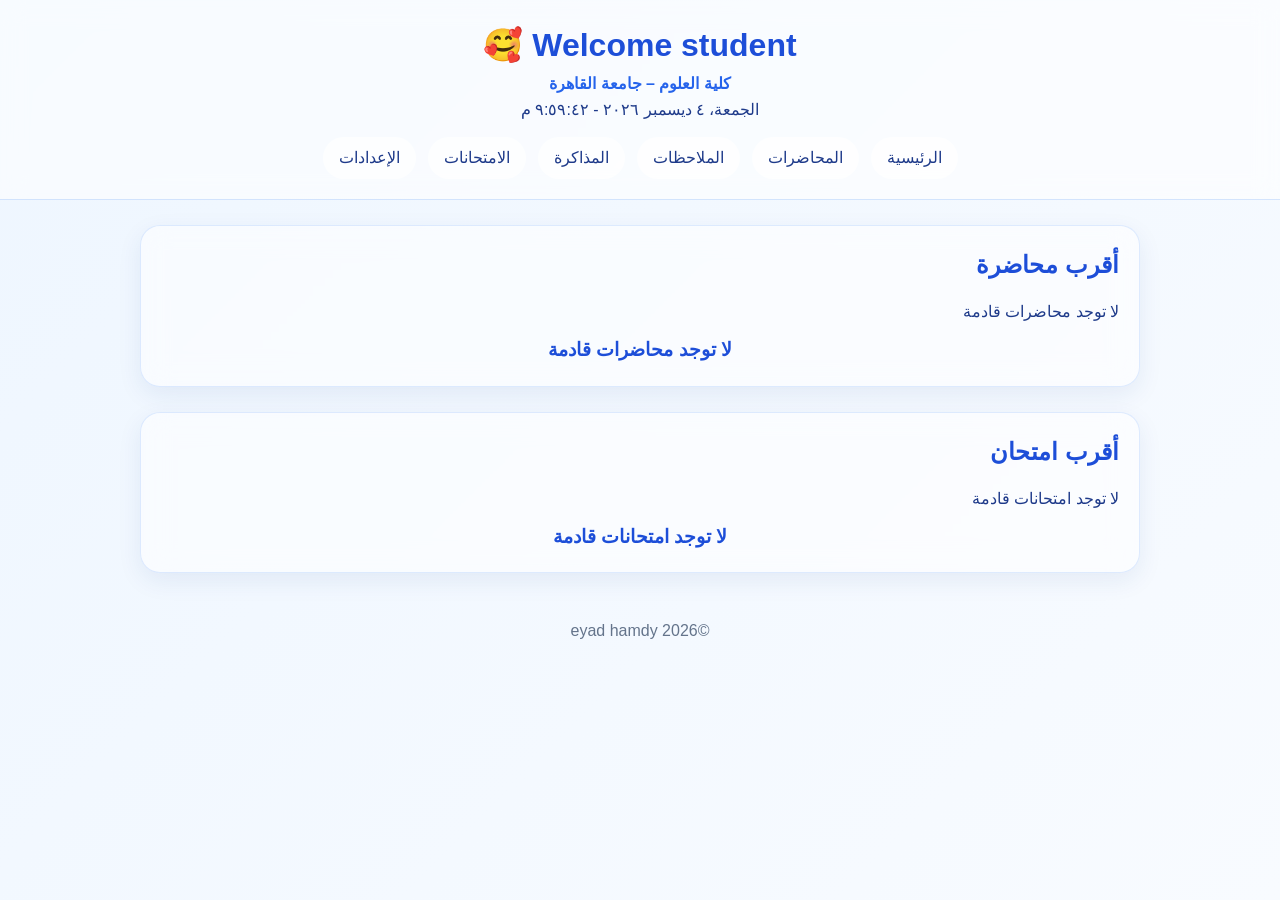
<file: index.html>
<!DOCTYPE html>
<html lang="ar" dir="rtl">
<head>
  <meta charset="UTF-8">
  <meta name="viewport" content="width=device-width, initial-scale=1.0">
  <title> Science Planner 🥰</title>
  <link rel="stylesheet" href="style.css">
</head>
<body>

  <header>
    <h1>Welcome student 🥰</h1>

    <p class="college-link">
      <a href="https://sci.cu.edu.eg/" target="_blank">
        كلية العلوم – جامعة القاهرة
      </a>
    </p>

    <p id="today-date"></p>

    <nav>
      <a href="index.html">الرئيسية</a>
      <a href="lectures.html">المحاضرات</a>
      <a href="notes.html">الملاحظات</a>
      <a href="study.html">المذاكرة</a>
      <a href="exams.html">الامتحانات</a>
      <a href="settings.html">الإعدادات</a>
    </nav>
  </header>

  <main>

    <!-- كارت أقرب محاضرة -->
    <section class="card">
      <h2>أقرب محاضرة</h2>
      <div id="next-lecture-card">
        <p>لا توجد محاضرات قادمة</p>
      </div>
      <p id="lecture-countdown" class="countdown"></p>
    </section>

    <!-- كارت أقرب امتحان -->
    <section class="card">
      <h2>أقرب امتحان</h2>
      <div id="next-exam-card">
        <p>لا توجد امتحانات قادمة</p>
      </div>
      <p id="exam-countdown" class="countdown"></p>
    </section>

  </main>

  <footer>
    <p>©eyad hamdy 2026</p>
  </footer>

  <script src="script.js"></script>

  <script>
    // عرض تاريخ اليوم والوقت
    function updateDateTime() {
      const now = new Date();
      const options = {
        weekday: 'long',
        year: 'numeric',
        month: 'long',
        day: 'numeric'
      };
      const dateElement = document.getElementById("today-date");
      if (dateElement) {
        dateElement.innerText =
          now.toLocaleDateString('ar-EG', options) +
          " - " +
          now.toLocaleTimeString('ar-EG');
      }
    }

    setInterval(updateDateTime, 1000);
    updateDateTime();
  </script>

</body>
</html>
</file>
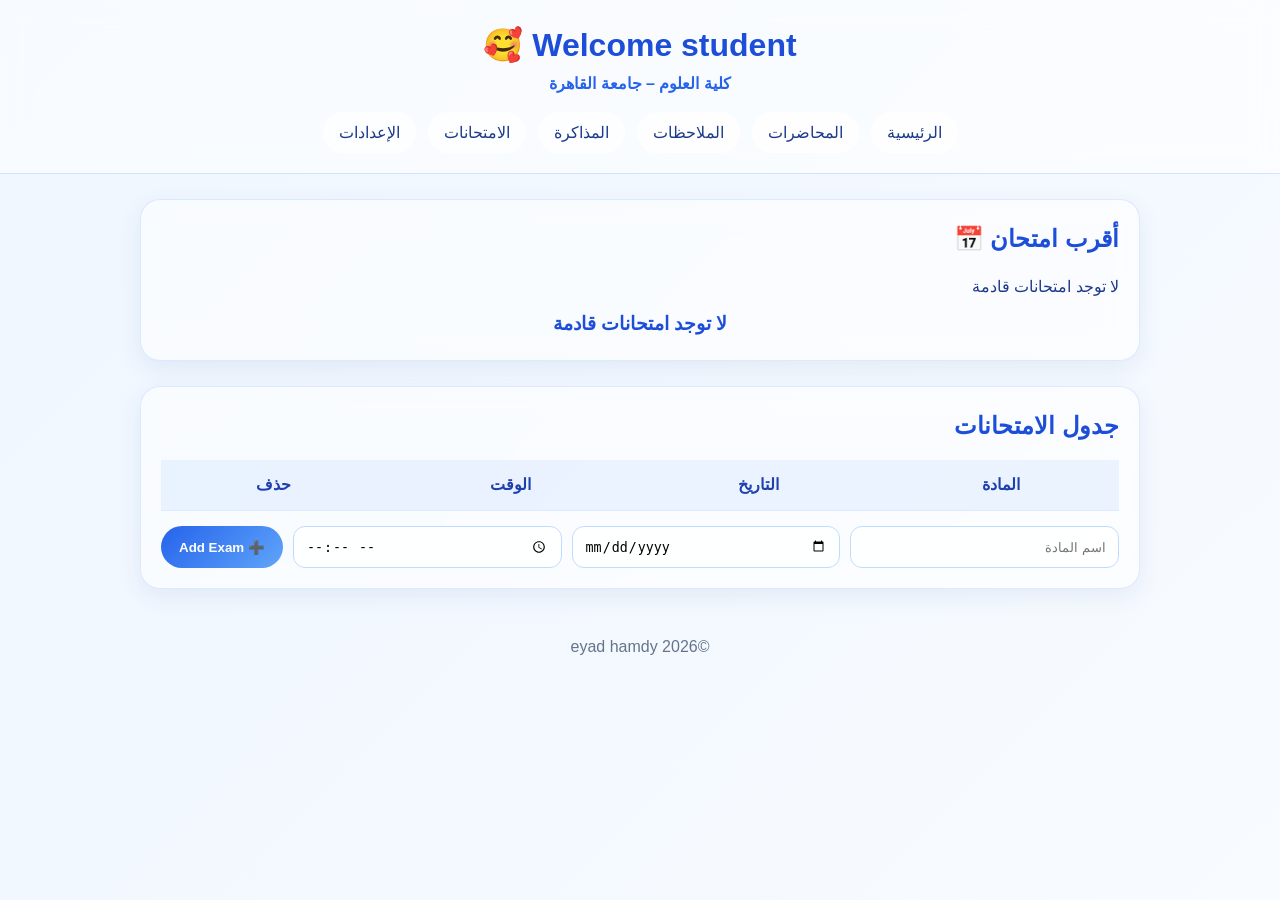
<file: exams.html>
<!DOCTYPE html>
<html lang="ar" dir="rtl">
<head>
  <meta charset="UTF-8">
  <meta name="viewport" content="width=device-width, initial-scale=1.0">
  <title>الامتحانات |  Science Planner</title>
  <link rel="stylesheet" href="style.css">
</head>
<body>

  <header>
    <h1>Welcome student 🥰</h1>

    <p class="college-link">
      <a href="https://sci.cu.edu.eg/" target="_blank">
        كلية العلوم – جامعة القاهرة
      </a>
    </p>

    <nav>
      <a href="index.html">الرئيسية</a>
      <a href="lectures.html">المحاضرات</a>
      <a href="notes.html">الملاحظات</a>
      <a href="study.html">المذاكرة</a>
      <a href="exams.html">الامتحانات</a>
      <a href="settings.html">الإعدادات</a>
    </nav>
  </header>

  <main>

    <!-- أقرب امتحان -->
    <section class="card">
      <h2>أقرب امتحان 📅</h2>

      <div id="next-exam-card">
        <p>لا توجد امتحانات قادمة</p>
      </div>

      <p id="exam-countdown" class="countdown"></p>
    </section>

    <!-- جدول الامتحانات -->
    <section class="card">
      <h2>جدول الامتحانات</h2>

      <table id="exams-table">
        <thead>
          <tr>
            <th>المادة</th>
            <th>التاريخ</th>
            <th>الوقت</th>
            <th>حذف</th>
          </tr>
        </thead>
        <tbody>
          <!-- الصفوف ستضاف تلقائيًا -->
        </tbody>
      </table>

      <div class="form-group">
        <input type="text" id="exam-name" placeholder="اسم المادة">
        <input type="date" id="exam-date">
        <input type="time" id="exam-time">
        <button onclick="addExam()">➕ Add Exam</button>
      </div>
    </section>

  </main>

  <footer>
    <p>©eyad hamdy 2026</p>
  </footer>

  <script src="script.js"></script>
</body>
</html>
</file>
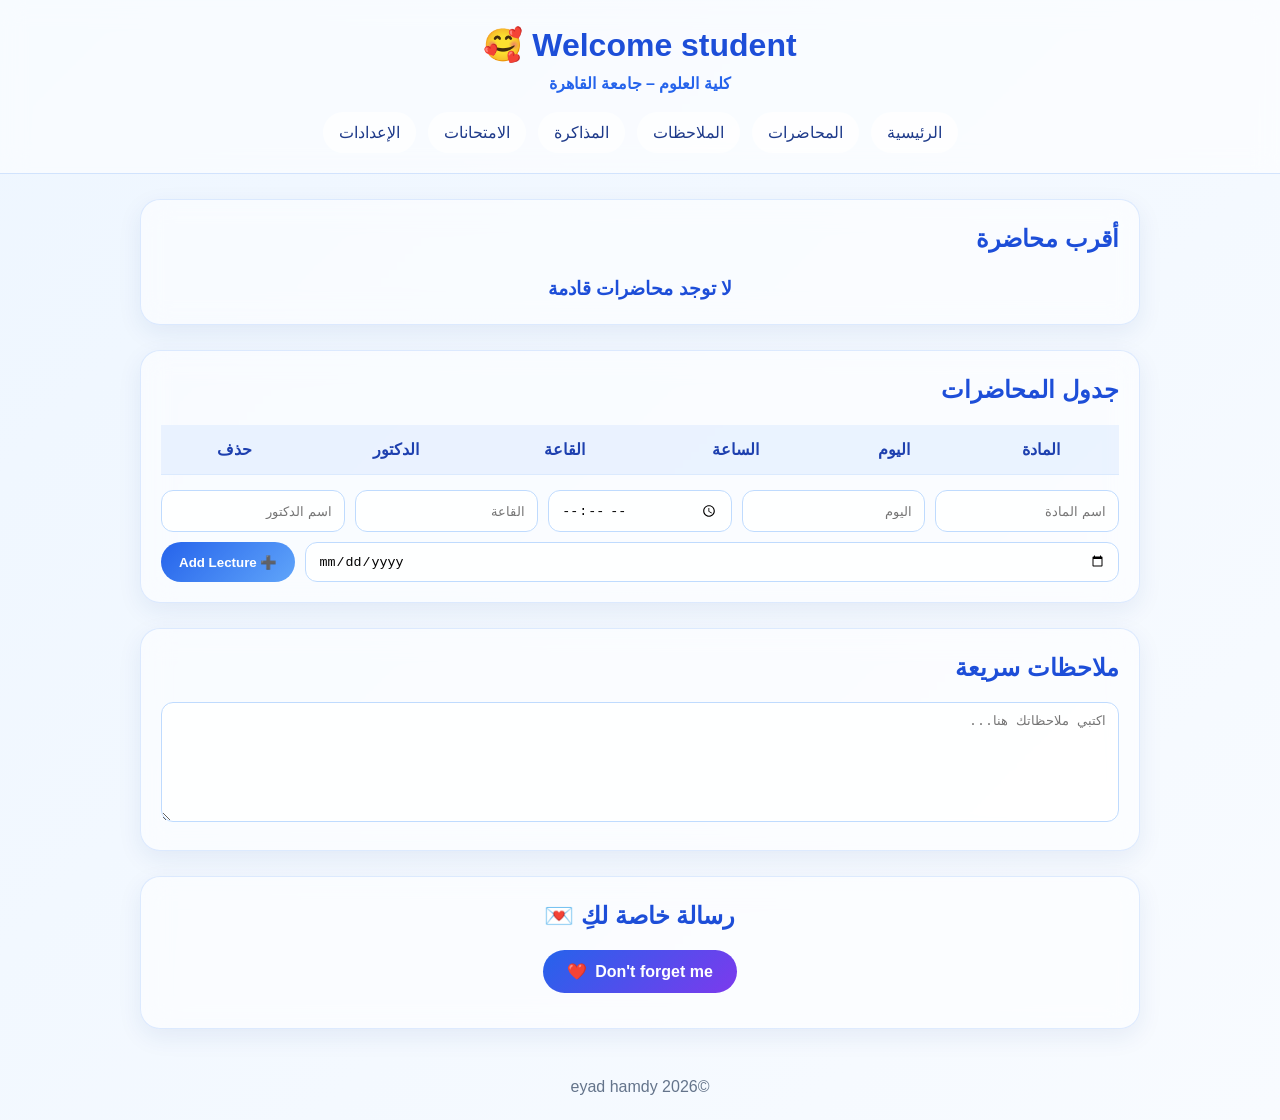
<file: lectures.html>
<!DOCTYPE html>
<html lang="ar" dir="rtl">
<head>
  <meta charset="UTF-8">
  <meta name="viewport" content="width=device-width, initial-scale=1.0">
  <title>المحاضرات |  Science Planner</title>
  <link rel="stylesheet" href="style.css">
</head>
<body>

  <header>
    <h1>Welcome student 🥰</h1>

    <p class="college-link">
      <a href="https://sci.cu.edu.eg/" target="_blank">
        كلية العلوم – جامعة القاهرة
      </a>
    </p>

    <nav>
      <a href="index.html">الرئيسية</a>
      <a href="lectures.html">المحاضرات</a>
      <a href="notes.html">الملاحظات</a>
      <a href="study.html">المذاكرة</a>
      <a href="exams.html">الامتحانات</a>
      <a href="settings.html">الإعدادات</a>
    </nav>
  </header>

  <main>

    <!-- العد التنازلي لأقرب محاضرة -->
    <section class="card">
      <h2>أقرب محاضرة</h2>
      <p id="lecture-countdown" class="countdown">
        لا توجد محاضرات قادمة
      </p>
    </section>

    <!-- جدول المحاضرات -->
    <section class="card">
      <h2>جدول المحاضرات</h2>

      <table id="lectures-table">
        <thead>
          <tr>
            <th>المادة</th>
            <th>اليوم</th>
            <th>الساعة</th>
            <th>القاعة</th>
            <th>الدكتور</th>
            <th>حذف</th>
          </tr>
        </thead>
        <tbody>
          <!-- الصفوف ستضاف تلقائيًا -->
        </tbody>
      </table>

      <div class="form-group">
        <input type="text" id="lecture-subject" placeholder="اسم المادة">
        <input type="text" id="lecture-day" placeholder="اليوم">
        <input type="time" id="lecture-time">
        <input type="text" id="lecture-room" placeholder="القاعة">
        <input type="text" id="lecture-doctor" placeholder="اسم الدكتور">
        <input type="date" id="lecture-date">
        <button onclick="addLecture()">➕ Add Lecture</button>
      </div>
    </section>

    <!-- الملاحظات السريعة -->
    <section class="card">
      <h2>ملاحظات سريعة</h2>
      <textarea
        id="notes-text"
        placeholder="اكتبي ملاحظاتك هنا..."
        oninput="saveNotes()"
      ></textarea>
    </section>

    <!-- الرسالة التحفيزية -->
    <section class="card message-card">
      <h2>رسالة خاصة لكِ 💌</h2>

      <button class="remember-btn" onclick="showMessage()">
        Don't forget me <span class="heart">❤️</span>
      </button>

      <p id="message-box"></p>
    </section>

  </main>

  <footer>
    <p>©eyad hamdy 2026</p>
  </footer>

  <script src="script.js"></script>
</body>
</html>
</file>
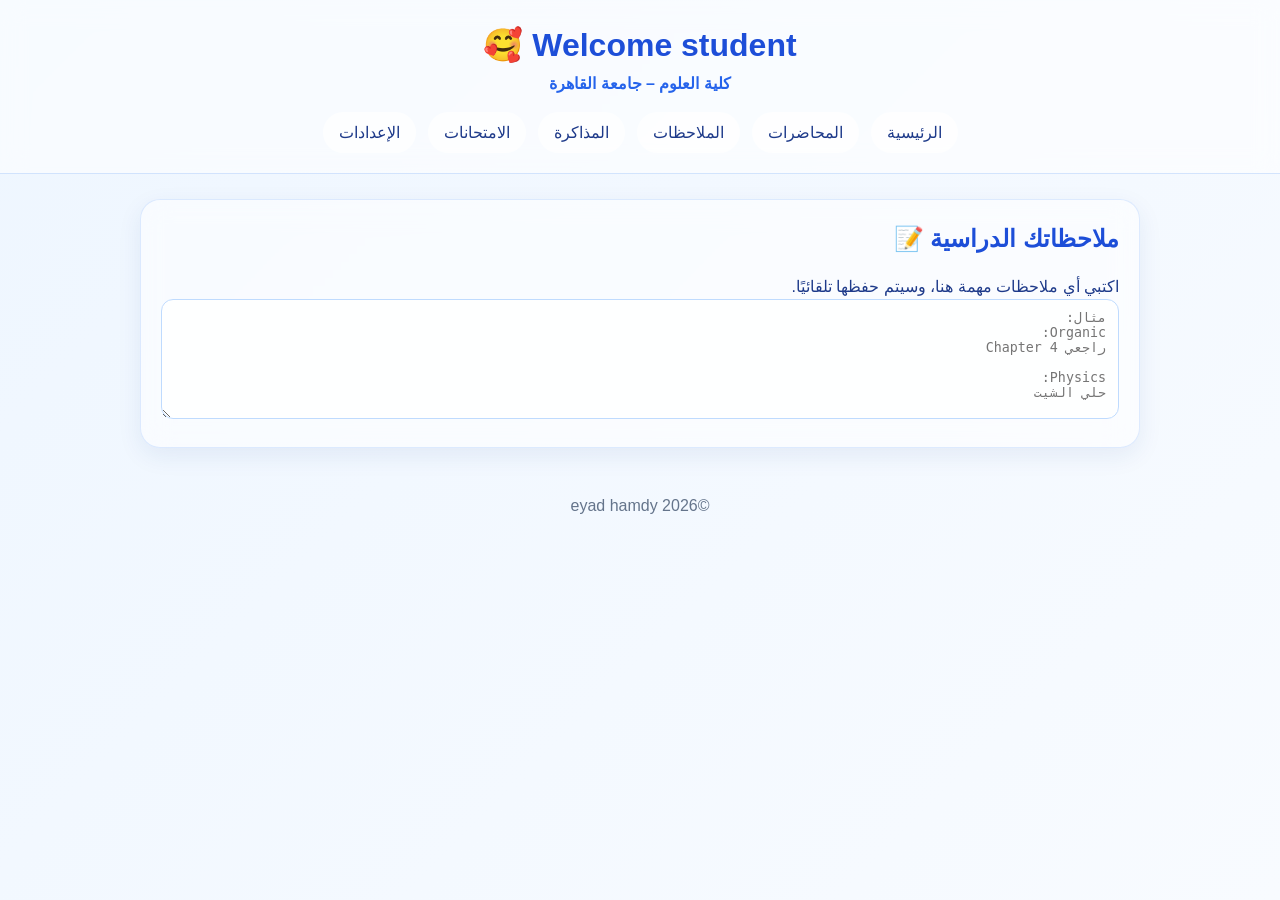
<file: notes.html>
<!DOCTYPE html>
<html lang="ar" dir="rtl">
<head>
  <meta charset="UTF-8">
  <meta name="viewport" content="width=device-width, initial-scale=1.0">
  <title>الملاحظات |  Science Planner</title>
  <link rel="stylesheet" href="style.css">
</head>
<body>

  <header>
    <h1>Welcome student 🥰</h1>

    <p class="college-link">
      <a href="https://sci.cu.edu.eg/" target="_blank">
        كلية العلوم – جامعة القاهرة
      </a>
    </p>

    <nav>
      <a href="index.html">الرئيسية</a>
      <a href="lectures.html">المحاضرات</a>
      <a href="notes.html">الملاحظات</a>
      <a href="study.html">المذاكرة</a>
      <a href="exams.html">الامتحانات</a>
      <a href="settings.html">الإعدادات</a>
    </nav>
  </header>

  <main>

    <section class="card">
      <h2>ملاحظاتك الدراسية 📝</h2>

      <p>اكتبي أي ملاحظات مهمة هنا، وسيتم حفظها تلقائيًا.</p>

      <textarea
        id="notes-text"
        placeholder="مثال:
Organic:
راجعي Chapter 4

Physics:
حلي الشيت"
        oninput="saveNotes()"
      ></textarea>
    </section>

  </main>

  <footer>
    <p>©eyad hamdy 2026</p>
  </footer>

  <script src="script.js"></script>
</body>
</html>
</file>
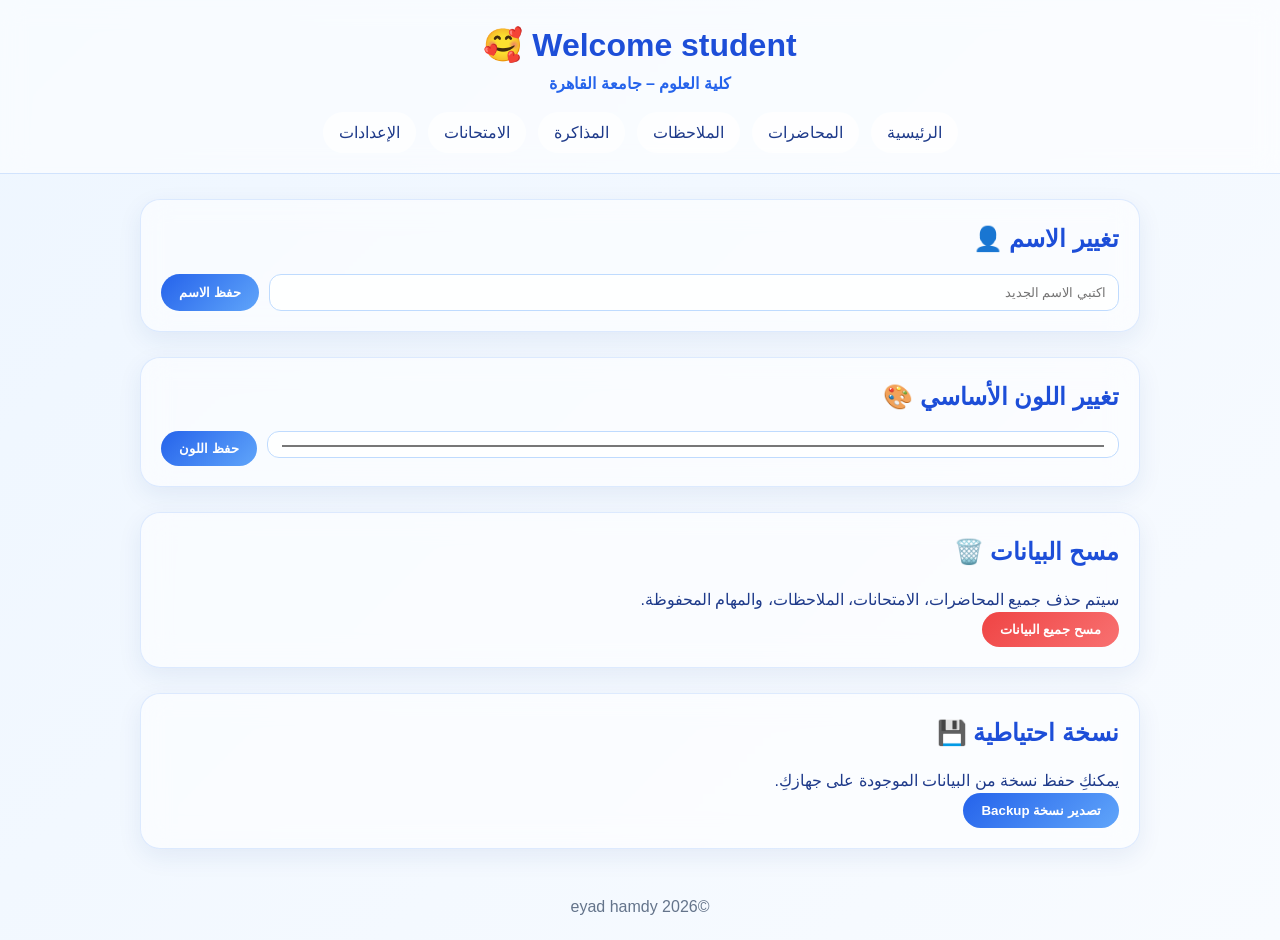
<file: settings.html>
<!DOCTYPE html>
<html lang="ar" dir="rtl">
<head>
  <meta charset="UTF-8">
  <meta name="viewport" content="width=device-width, initial-scale=1.0">
  <title>الإعدادات |  Science Planner</title>
  <link rel="stylesheet" href="style.css">
</head>
<body>

  <header>
    <h1>Welcome student 🥰</h1>

    <p class="college-link">
      <a href="https://sci.cu.edu.eg/" target="_blank">
        كلية العلوم – جامعة القاهرة
      </a>
    </p>

    <nav>
      <a href="index.html">الرئيسية</a>
      <a href="lectures.html">المحاضرات</a>
      <a href="notes.html">الملاحظات</a>
      <a href="study.html">المذاكرة</a>
      <a href="exams.html">الامتحانات</a>
      <a href="settings.html">الإعدادات</a>
    </nav>
  </header>

  <main>

    <!-- تغيير الاسم -->
    <section class="card">
      <h2>تغيير الاسم 👤</h2>

      <div class="form-group">
        <input type="text" id="new-name" placeholder="اكتبي الاسم الجديد">
        <button onclick="saveName()">حفظ الاسم</button>
      </div>
    </section>

    <!-- تغيير اللون الأساسي -->
    <section class="card">
      <h2>تغيير اللون الأساسي 🎨</h2>

      <div class="form-group">
        <input type="color" id="primary-color" value="#2563eb">
        <button onclick="saveColor()">حفظ اللون</button>
      </div>
    </section>

    <!-- مسح البيانات -->
    <section class="card">
      <h2>مسح البيانات 🗑️</h2>

      <p>سيتم حذف جميع المحاضرات، الامتحانات، الملاحظات، والمهام المحفوظة.</p>

      <button class="delete-btn" onclick="clearAllData()">
        مسح جميع البيانات
      </button>
    </section>

    <!-- تصدير نسخة احتياطية -->
    <section class="card">
      <h2>نسخة احتياطية 💾</h2>

      <p>يمكنكِ حفظ نسخة من البيانات الموجودة على جهازكِ.</p>

      <button onclick="exportBackup()">تصدير نسخة Backup</button>
    </section>

  </main>

  <footer>
    <p>©eyad hamdy 2026</p>
  </footer>

  <script src="script.js"></script>
</body>
</html>
</file>
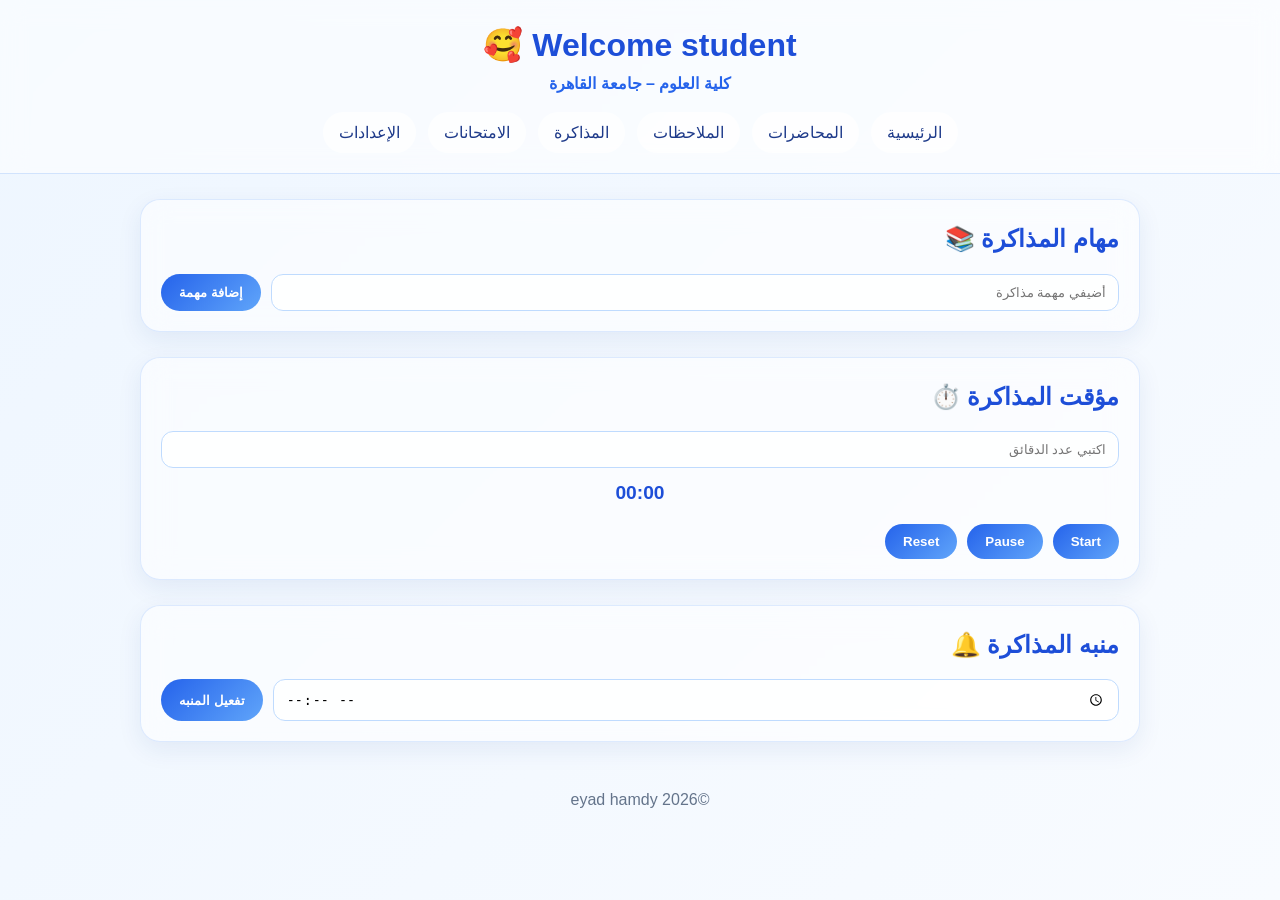
<file: study.html>
<!DOCTYPE html>
<html lang="ar" dir="rtl">
<head>
  <meta charset="UTF-8">
  <meta name="viewport" content="width=device-width, initial-scale=1.0">
  <title>المذاكرة |  Science Planner</title>
  <link rel="stylesheet" href="style.css">
</head>
<body>

  <header>
    <h1>Welcome student 🥰</h1>

    <p class="college-link">
      <a href="https://sci.cu.edu.eg/" target="_blank">
        كلية العلوم – جامعة القاهرة
      </a>
    </p>

    <nav>
      <a href="index.html">الرئيسية</a>
      <a href="lectures.html">المحاضرات</a>
      <a href="notes.html">الملاحظات</a>
      <a href="study.html">المذاكرة</a>
      <a href="exams.html">الامتحانات</a>
      <a href="settings.html">الإعدادات</a>
    </nav>
  </header>

  <main>

    <!-- مهام المذاكرة -->
    <section class="card">
      <h2>مهام المذاكرة 📚</h2>

      <div class="form-group">
        <input type="text" id="study-task" placeholder="أضيفي مهمة مذاكرة">
        <button onclick="addTask()">إضافة مهمة</button>
      </div>

      <ul id="tasks-list"></ul>
    </section>

    <!-- مؤقت المذاكرة -->
    
<section class="card">
  <h2>مؤقت المذاكرة ⏱️</h2>

  <div class="form-group">
    <input type="number" id="study-minutes" placeholder="اكتبي عدد الدقائق" min="1">
  </div>

  <p id="timer-display" class="countdown">00:00</p>

  <div class="form-group">
    <button onclick="startTimer()">Start</button>
    <button onclick="pauseTimer()">Pause</button>
    <button onclick="resetTimer()">Reset</button>
  </div>
</section>
    <!-- المنبه -->
    <section class="card">
      <h2>منبه المذاكرة 🔔</h2>

      <div class="form-group">
        <input type="time" id="alarm-time">
        <button onclick="setAlarm()">تفعيل المنبه</button>
      </div>

      <p id="alarm-status"></p>
    </section>

  </main>

  <footer>
    <p>©eyad hamdy 2026</p>
  </footer>

  <script src="script.js"></script>
</body>
</html>
</file>
<file: style.css>
/* ===== إعدادات عامة ===== */
* {
  margin: 0;
  padding: 0;
  box-sizing: border-box;
}

body {
  direction: rtl;
  font-family: "Cairo", Arial, sans-serif;
  background: linear-gradient(135deg, #eef6ff, #f8fbff);
  color: #1e3a8a;
  min-height: 100vh;
  line-height: 1.6;
}

/* ===== الهيدر ===== */
header {
  background: rgba(255, 255, 255, 0.55);
  backdrop-filter: blur(12px);
  padding: 20px;
  text-align: center;
  border-bottom: 1px solid rgba(59, 130, 246, 0.2);
  position: sticky;
  top: 0;
  z-index: 100;
}

header h1 {
  font-size: 2rem;
  color: #1d4ed8;
}

.college-link a {
  color: #2563eb;
  text-decoration: none;
  font-weight: bold;
}

.college-link a:hover {
  text-decoration: underline;
}

/* ===== التنقل ===== */
nav {
  margin-top: 15px;
  display: flex;
  justify-content: center;
  flex-wrap: wrap;
  gap: 12px;
}

nav a {
  text-decoration: none;
  color: #1e3a8a;
  background: rgba(255, 255, 255, 0.7);
  padding: 8px 16px;
  border-radius: 30px;
  transition: all 0.3s ease;
  font-weight: 500;
}

nav a:hover {
  background: #2563eb;
  color: white;
}

/* ===== المحتوى الرئيسي ===== */
main {
  width: 90%;
  max-width: 1000px;
  margin: 25px auto;
}

/* ===== البطاقات ===== */
.card {
  background: rgba(255, 255, 255, 0.55);
  backdrop-filter: blur(14px);
  border-radius: 20px;
  padding: 20px;
  margin-bottom: 25px;
  box-shadow: 0 8px 24px rgba(30, 58, 138, 0.08);
  border: 1px solid rgba(59, 130, 246, 0.15);
}

.card h2 {
  margin-bottom: 15px;
  color: #1d4ed8;
}

/* ===== الجداول ===== */
table {
  width: 100%;
  border-collapse: collapse;
  margin-top: 15px;
}

table th,
table td {
  padding: 12px;
  border-bottom: 1px solid #dbeafe;
  text-align: center;
}

table th {
  background: rgba(59, 130, 246, 0.08);
  color: #1e40af;
  font-weight: 700;
}

/* ===== النماذج ===== */
.form-group {
  display: flex;
  flex-wrap: wrap;
  gap: 10px;
  margin-top: 15px;
}

input,
textarea,
select {
  flex: 1;
  min-width: 180px;
  padding: 10px 12px;
  border: 1px solid #bfdbfe;
  border-radius: 12px;
  outline: none;
  background: rgba(255, 255, 255, 0.8);
}

textarea {
  width: 100%;
  min-height: 120px;
  resize: vertical;
}

/* ===== الأزرار ===== */
button {
  background: linear-gradient(135deg, #2563eb, #60a5fa);
  color: white;
  border: none;
  padding: 10px 18px;
  border-radius: 30px;
  cursor: pointer;
  transition: all 0.3s ease;
  font-weight: 600;
}

button:hover {
  transform: translateY(-2px);
  box-shadow: 0 6px 18px rgba(37, 99, 235, 0.25);
}

.delete-btn {
  background: linear-gradient(135deg, #ef4444, #f87171);
}

/* ===== زر الرسالة التحفيزية ===== */
.message-card {
  text-align: center;
}

.remember-btn {
  background: linear-gradient(135deg, #2563eb, #7c3aed);
  font-size: 1rem;
  padding: 12px 24px;
  display: inline-flex;
  align-items: center;
  gap: 8px;
}

.heart {
  display: inline-block;
  animation: pulse 1.5s infinite;
}

@keyframes pulse {
  0%   { transform: scale(1); }
  50%  { transform: scale(1.2); }
  100% { transform: scale(1); }
}

#message-box {
  margin-top: 15px;
  font-size: 1rem;
  color: #1e3a8a;
  font-weight: 500;
}

/* ===== العد التنازلي ===== */
.countdown {
  font-size: 1.2rem;
  font-weight: bold;
  color: #1d4ed8;
  text-align: center;
  margin-top: 10px;
}

/* ===== التذييل ===== */
footer {
  text-align: center;
  padding: 20px;
  color: #64748b;
}

/* ===== الاستجابة للشاشات الصغيرة ===== */
@media (max-width: 768px) {
  .form-group {
    flex-direction: column;
  }

  nav {
    flex-direction: column;
  }

  table {
    font-size: 0.9rem;
  }
}
</file>
